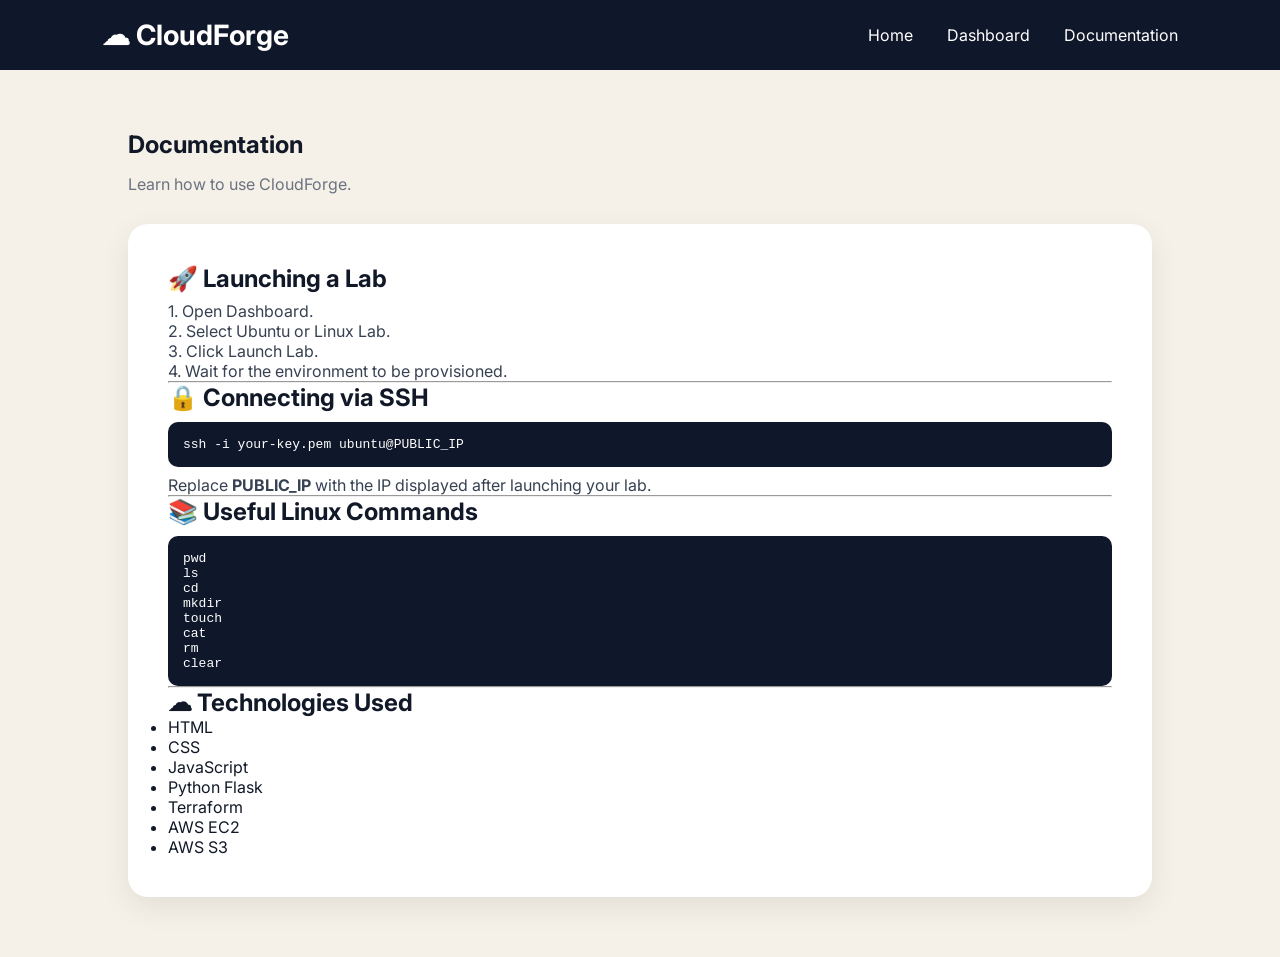
<file: documentation.html>
<!DOCTYPE html>
<html lang="en">

<head>

    <meta charset="UTF-8">
    <meta name="viewport" content="width=device-width, initial-scale=1.0">

    <title>CloudForge Documentation</title>

    <link rel="stylesheet" href="style.css">

    <link href="https://fonts.googleapis.com/css2?family=Inter:wght@300;400;500;600;700&display=swap" rel="stylesheet">

</head>

<body>

<nav>

    <div class="logo">
        ☁ CloudForge
    </div>

    <div class="menu">

        <a href="index.html">Home</a>

        <a href="dashboard.html">Dashboard</a>

        <a href="documentation.html">Documentation</a>

    </div>

</nav>

<section class="lab-page">

<h1>Documentation</h1>

<p class="subtitle">
Learn how to use CloudForge.
</p>

<div class="lab-box">

<h2>🚀 Launching a Lab</h2>

<p>

1. Open Dashboard.<br>
2. Select Ubuntu or Linux Lab.<br>
3. Click Launch Lab.<br>
4. Wait for the environment to be provisioned.

</p>

<hr>

<h2>🔒 Connecting via SSH</h2>

<pre>
ssh -i your-key.pem ubuntu@PUBLIC_IP
</pre>

<p>

Replace <strong>PUBLIC_IP</strong> with the IP displayed after launching your lab.

</p>

<hr>

<h2>📚 Useful Linux Commands</h2>

<pre>
pwd
ls
cd
mkdir
touch
cat
rm
clear
</pre>

<hr>

<h2>☁ Technologies Used</h2>

<ul>

<li>HTML</li>

<li>CSS</li>

<li>JavaScript</li>

<li>Python Flask</li>

<li>Terraform</li>

<li>AWS EC2</li>

<li>AWS S3</li>

</ul>

</div>

</section>

</body>

</html>
</file>
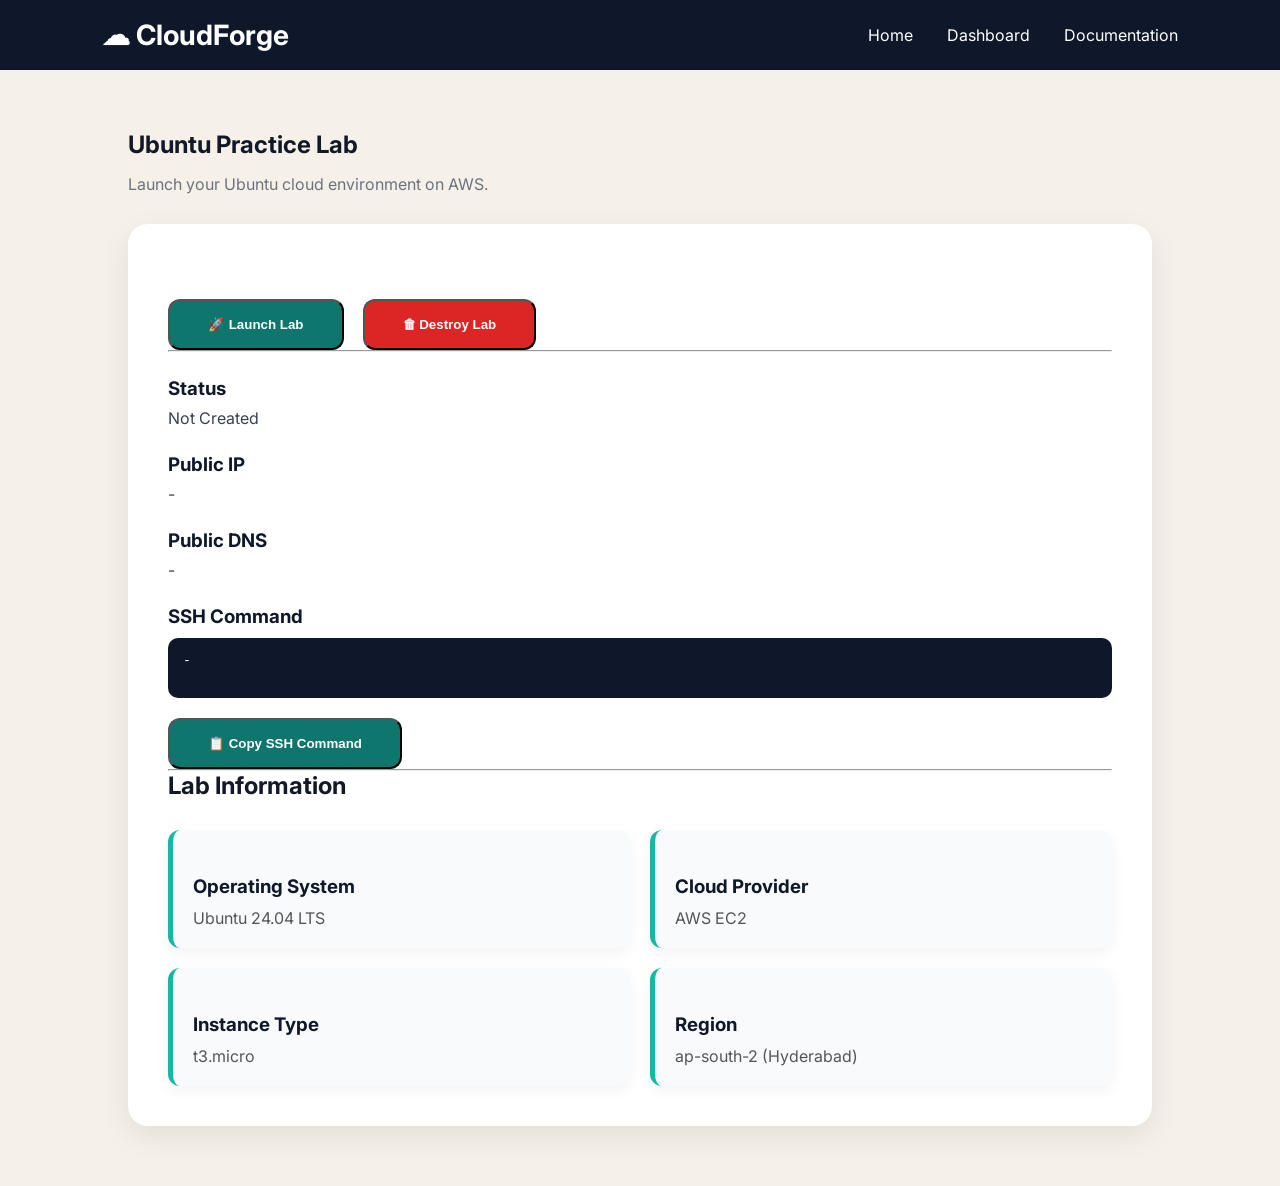
<file: lab.html>
<!DOCTYPE html>
<html lang="en">

<head>

    <meta charset="UTF-8">
    <meta name="viewport" content="width=device-width, initial-scale=1.0">

    <title>CloudForge Lab</title>

    <link rel="stylesheet" href="style.css">

    <link href="https://fonts.googleapis.com/css2?family=Inter:wght@300;400;500;600;700&display=swap" rel="stylesheet">

</head>

<body>

    <nav>

        <div class="logo">
            ☁ CloudForge
        </div>

        <div class="menu">

            <a href="index.html">Home</a>

            <a href="dashboard.html">Dashboard</a>

            <a href="documentation.html">Documentation</a>

        </div>

    </nav>

    <section class="lab-page">

        <h1>Ubuntu Practice Lab</h1>

        <p class="subtitle">
            Launch your Ubuntu cloud environment on AWS.
        </p>

        <div class="lab-box">

            <button id="launchBtn" class="btn">
                🚀 Launch Lab
            </button>

            <button id="destroyBtn" class="btn destroy">
                🗑 Destroy Lab
            </button>

            <hr>

            <h3>Status</h3>

            <p id="status">
                Not Created
            </p>

            <h3>Public IP</h3>

            <p id="ip">
                -
            </p>

            <h3>Public DNS</h3>

            <p id="dns">
                -
            </p>

            <h3>SSH Command</h3>

            <pre id="ssh">
-
            </pre>

            <button id="copyBtn" class="btn copy">
                📋 Copy SSH Command
            </button>

            <hr>

            <h2>Lab Information</h2>

            <div class="info-grid">

                <div class="info-card">
                    <h3>Operating System</h3>
                    <p>Ubuntu 24.04 LTS</p>
                </div>

                <div class="info-card">
                    <h3>Cloud Provider</h3>
                    <p>AWS EC2</p>
                </div>

                <div class="info-card">
                    <h3>Instance Type</h3>
                    <p>t3.micro</p>
                </div>

                <div class="info-card">
                    <h3>Region</h3>
                    <p>ap-south-2 (Hyderabad)</p>
                </div>

            </div>

        </div>

    </section>

    <script src="script.js"></script>

</body>

</html>
</file>
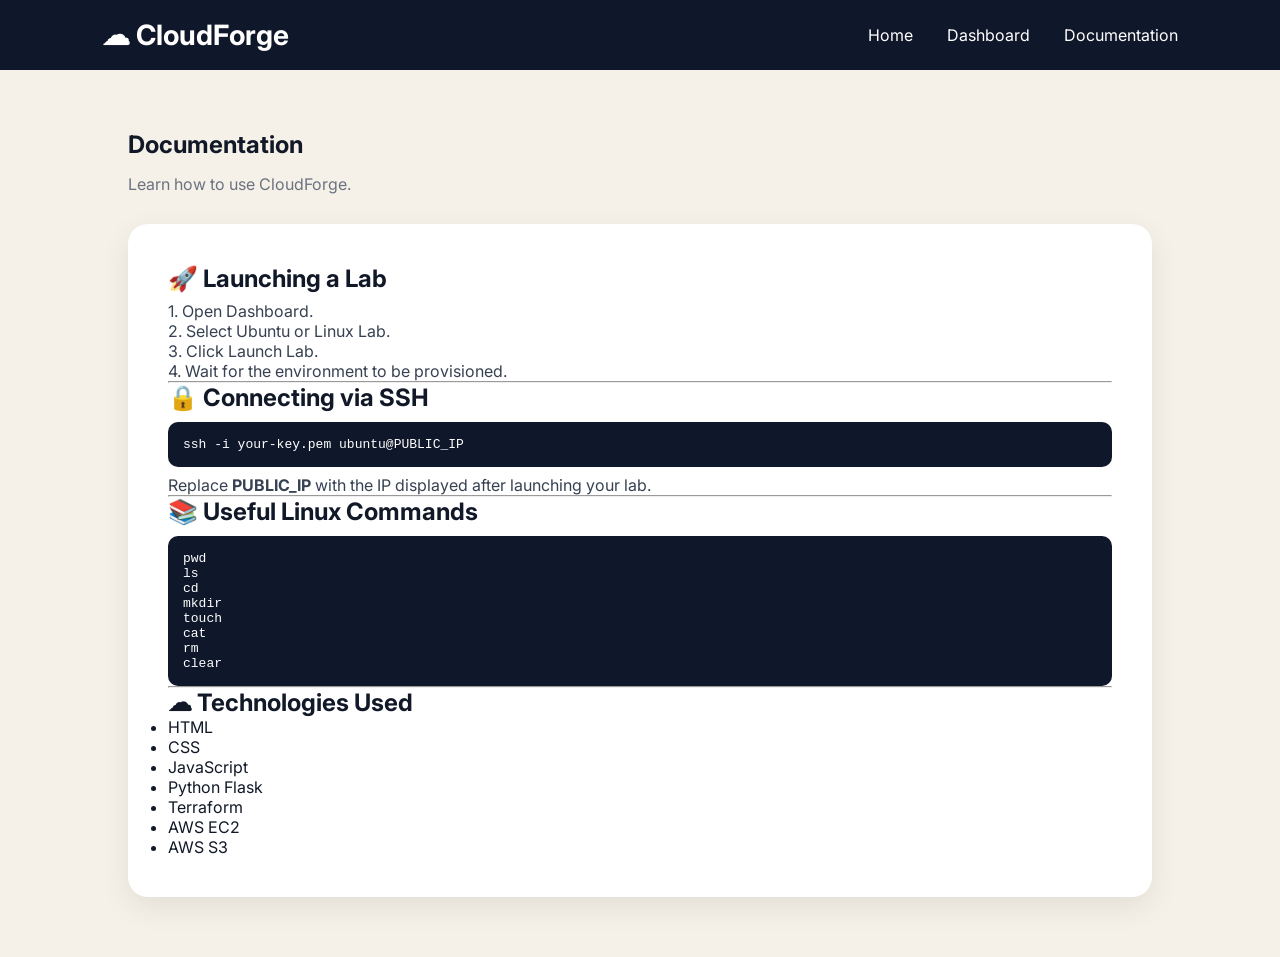
<file: frontend/documentation.html>
<!DOCTYPE html>
<html lang="en">

<head>

    <meta charset="UTF-8">
    <meta name="viewport" content="width=device-width, initial-scale=1.0">

    <title>CloudForge Documentation</title>

    <link rel="stylesheet" href="style.css">

    <link href="https://fonts.googleapis.com/css2?family=Inter:wght@300;400;500;600;700&display=swap" rel="stylesheet">

</head>

<body>

<nav>

    <div class="logo">
        ☁ CloudForge
    </div>

    <div class="menu">

        <a href="index.html">Home</a>

        <a href="dashboard.html">Dashboard</a>

        <a href="documentation.html">Documentation</a>

    </div>

</nav>

<section class="lab-page">

<h1>Documentation</h1>

<p class="subtitle">
Learn how to use CloudForge.
</p>

<div class="lab-box">

<h2>🚀 Launching a Lab</h2>

<p>

1. Open Dashboard.<br>
2. Select Ubuntu or Linux Lab.<br>
3. Click Launch Lab.<br>
4. Wait for the environment to be provisioned.

</p>

<hr>

<h2>🔒 Connecting via SSH</h2>

<pre>
ssh -i your-key.pem ubuntu@PUBLIC_IP
</pre>

<p>

Replace <strong>PUBLIC_IP</strong> with the IP displayed after launching your lab.

</p>

<hr>

<h2>📚 Useful Linux Commands</h2>

<pre>
pwd
ls
cd
mkdir
touch
cat
rm
clear
</pre>

<hr>

<h2>☁ Technologies Used</h2>

<ul>

<li>HTML</li>

<li>CSS</li>

<li>JavaScript</li>

<li>Python Flask</li>

<li>Terraform</li>

<li>AWS EC2</li>

<li>AWS S3</li>

</ul>

</div>

</section>

</body>

</html>
</file>
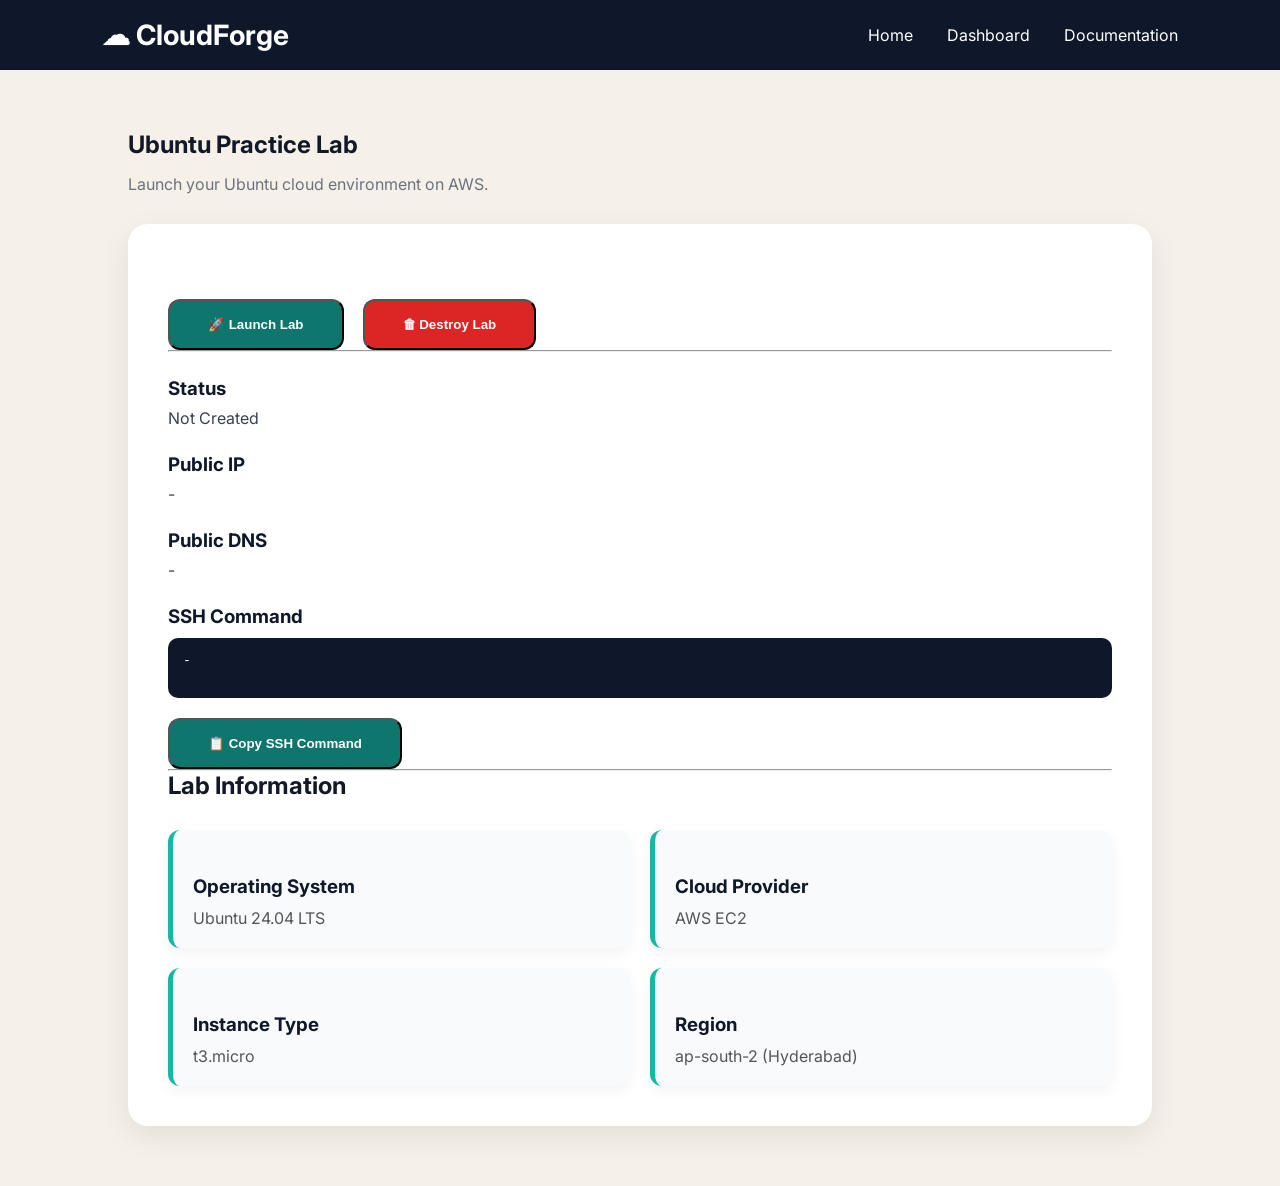
<file: frontend/lab.html>
<!DOCTYPE html>
<html lang="en">

<head>

    <meta charset="UTF-8">
    <meta name="viewport" content="width=device-width, initial-scale=1.0">

    <title>CloudForge Lab</title>

    <link rel="stylesheet" href="style.css">

    <link href="https://fonts.googleapis.com/css2?family=Inter:wght@300;400;500;600;700&display=swap" rel="stylesheet">

</head>

<body>

    <nav>

        <div class="logo">
            ☁ CloudForge
        </div>

        <div class="menu">

            <a href="index.html">Home</a>

            <a href="dashboard.html">Dashboard</a>

            <a href="documentation.html">Documentation</a>

        </div>

    </nav>

    <section class="lab-page">

        <h1>Ubuntu Practice Lab</h1>

        <p class="subtitle">
            Launch your Ubuntu cloud environment on AWS.
        </p>

        <div class="lab-box">

            <button id="launchBtn" class="btn">
                🚀 Launch Lab
            </button>

            <button id="destroyBtn" class="btn destroy">
                🗑 Destroy Lab
            </button>

            <hr>

            <h3>Status</h3>

            <p id="status">
                Not Created
            </p>

            <h3>Public IP</h3>

            <p id="ip">
                -
            </p>

            <h3>Public DNS</h3>

            <p id="dns">
                -
            </p>

            <h3>SSH Command</h3>

            <pre id="ssh">
-
            </pre>

            <button id="copyBtn" class="btn copy">
                📋 Copy SSH Command
            </button>

            <hr>

            <h2>Lab Information</h2>

            <div class="info-grid">

                <div class="info-card">
                    <h3>Operating System</h3>
                    <p>Ubuntu 24.04 LTS</p>
                </div>

                <div class="info-card">
                    <h3>Cloud Provider</h3>
                    <p>AWS EC2</p>
                </div>

                <div class="info-card">
                    <h3>Instance Type</h3>
                    <p>t3.micro</p>
                </div>

                <div class="info-card">
                    <h3>Region</h3>
                    <p>ap-south-2 (Hyderabad)</p>
                </div>

            </div>

        </div>

    </section>

    <script src="script.js"></script>

</body>

</html>
</file>
<file: style.css>
/* ---------- RESET ---------- */

*{
    margin:0;
    padding:0;
    box-sizing:border-box;
}

body{
    font-family: 'Inter', sans-serif;
    background:#F5F1E8;
    color:#111827;
}

/* ---------- NAVBAR ---------- */

nav{
    background:#0F172A;
    color:white;

    display:flex;
    justify-content:space-between;
    align-items:center;

    padding:18px 8%;
}

.logo{
    font-size:28px;
    font-weight:700;
}

.menu a{

    color:white;
    text-decoration:none;

    margin-left:30px;

    transition:.3s;
}

.menu a:hover{

    color:#14B8A6;

}

/* ---------- HERO ---------- */

.hero{

    width:85%;

    margin:auto;

    min-height:85vh;

    display:flex;

    justify-content:space-between;

    align-items:center;

    gap:60px;

}

.hero-left{

    flex:1;

}

.hero-left h1{

    font-size:58px;

    line-height:1.2;

    color:#0F172A;

}

.hero-left p{

    margin-top:25px;

    font-size:20px;

    line-height:1.7;

    color:#4B5563;

}

.btn{

    display:inline-block;

    margin-top:35px;

    text-decoration:none;

    background:#0F766E;

    color:white;

    padding:16px 38px;

    border-radius:12px;

    transition:.3s;

    font-weight:600;

}

.btn:hover{

    background:#14B8A6;

    transform:translateY(-3px);

}

.hero-right{

    flex:1;

}

.hero-right img{

    width:100%;

}

/* ---------- FEATURES ---------- */

.features{

    width:85%;

    margin:70px auto;

    display:grid;

    grid-template-columns:repeat(4,1fr);

    gap:25px;

}

.feature{

    background:white;

    padding:35px;

    border-radius:18px;

    text-align:center;

    transition:.3s;

    border:2px solid transparent;

}

.feature:hover{

    transform:translateY(-8px);

    border-color:#14B8A6;

}

.feature h3{

    margin:18px 0;

    color:#0F172A;

}

.feature p{

    color:#6B7280;

}

/* ---------- COMMON CARD ---------- */

.card{

    background:white;

    border-radius:18px;

    box-shadow:0 10px 30px rgba(0,0,0,.08);

}

/* ---------- RESPONSIVE ---------- */

@media(max-width:900px){

.hero{

    flex-direction:column;

    text-align:center;

}

.features{

    grid-template-columns:1fr;

}

.hero-left h1{

    font-size:40px;

}

.menu{

    display:none;

}

}
/* ---------- DASHBOARD ---------- */

.dashboard{

    width:85%;
    margin:80px auto;

    text-align:center;

}


.dashboard h1{

    font-size:45px;
    color:#0F172A;

}



.lab-container{

    margin-top:50px;

    display:flex;

    justify-content:center;

    gap:40px;

}



.lab-card{

    background:white;

    width:350px;

    padding:25px;

    border-radius:20px;

    cursor:pointer;

    box-shadow:0 10px 30px rgba(0,0,0,.08);

    transition:.3s;

}



.lab-card:hover{

    transform:translateY(-10px);

    border:2px solid #14B8A6;

}



.lab-card img{

    width:100%;

    height:180px;

    object-fit:contain;

}



.lab-card h2{

    color:#0F172A;

    margin:20px 0 10px;

}



.lab-card p{

    color:#6B7280;

    line-height:1.5;

}



.lab-card span{

    display:inline-block;

    margin-top:15px;

    color:#0F766E;

    font-weight:600;

}
/* ---------- LAB PAGE ---------- */

.lab-page{

    width:80%;

    margin:60px auto;

}

.subtitle{

    margin:15px 0 30px;

    color:#6B7280;

}

.lab-box{

    background:white;

    padding:40px;

    border-radius:20px;

    box-shadow:0 10px 30px rgba(0,0,0,.08);

}

.lab-box h3{

    margin-top:25px;

    color:#0F172A;

}

.lab-box p{

    margin-top:8px;

    color:#374151;

}

pre{

    background:#0F172A;

    color:white;

    padding:15px;

    border-radius:10px;

    overflow:auto;

    margin-top:10px;

}

.destroy{

    background:#DC2626;

    margin-left:15px;

}

.destroy:hover{

    background:#EF4444;

}

.copy{

    margin-top:20px;

}
.info-grid{

display:grid;

grid-template-columns:repeat(2,1fr);

gap:20px;

margin-top:30px;

}

.info-card{

background:#F8FAFC;

padding:20px;

border-radius:12px;

border-left:5px solid #14B8A6;
box-shadow:0 5px 15px rgba(0,0,0,.05);


}

.info-card h3{

margin-bottom:10px;
color:#0F172A;
}

.info-card p{

color:#555;
font-size:16px;

}
</file>
<file: frontend/style.css>
/* ---------- RESET ---------- */

*{
    margin:0;
    padding:0;
    box-sizing:border-box;
}

body{
    font-family: 'Inter', sans-serif;
    background:#F5F1E8;
    color:#111827;
}

/* ---------- NAVBAR ---------- */

nav{
    background:#0F172A;
    color:white;

    display:flex;
    justify-content:space-between;
    align-items:center;

    padding:18px 8%;
}

.logo{
    font-size:28px;
    font-weight:700;
}

.menu a{

    color:white;
    text-decoration:none;

    margin-left:30px;

    transition:.3s;
}

.menu a:hover{

    color:#14B8A6;

}

/* ---------- HERO ---------- */

.hero{

    width:85%;

    margin:auto;

    min-height:85vh;

    display:flex;

    justify-content:space-between;

    align-items:center;

    gap:60px;

}

.hero-left{

    flex:1;

}

.hero-left h1{

    font-size:58px;

    line-height:1.2;

    color:#0F172A;

}

.hero-left p{

    margin-top:25px;

    font-size:20px;

    line-height:1.7;

    color:#4B5563;

}

.btn{

    display:inline-block;

    margin-top:35px;

    text-decoration:none;

    background:#0F766E;

    color:white;

    padding:16px 38px;

    border-radius:12px;

    transition:.3s;

    font-weight:600;

}

.btn:hover{

    background:#14B8A6;

    transform:translateY(-3px);

}

.hero-right{

    flex:1;

}

.hero-right img{

    width:100%;

}

/* ---------- FEATURES ---------- */

.features{

    width:85%;

    margin:70px auto;

    display:grid;

    grid-template-columns:repeat(4,1fr);

    gap:25px;

}

.feature{

    background:white;

    padding:35px;

    border-radius:18px;

    text-align:center;

    transition:.3s;

    border:2px solid transparent;

}

.feature:hover{

    transform:translateY(-8px);

    border-color:#14B8A6;

}

.feature h3{

    margin:18px 0;

    color:#0F172A;

}

.feature p{

    color:#6B7280;

}

/* ---------- COMMON CARD ---------- */

.card{

    background:white;

    border-radius:18px;

    box-shadow:0 10px 30px rgba(0,0,0,.08);

}

/* ---------- RESPONSIVE ---------- */

@media(max-width:900px){

.hero{

    flex-direction:column;

    text-align:center;

}

.features{

    grid-template-columns:1fr;

}

.hero-left h1{

    font-size:40px;

}

.menu{

    display:none;

}

}
/* ---------- DASHBOARD ---------- */

.dashboard{

    width:85%;
    margin:80px auto;

    text-align:center;

}


.dashboard h1{

    font-size:45px;
    color:#0F172A;

}



.lab-container{

    margin-top:50px;

    display:flex;

    justify-content:center;

    gap:40px;

}



.lab-card{

    background:white;

    width:350px;

    padding:25px;

    border-radius:20px;

    cursor:pointer;

    box-shadow:0 10px 30px rgba(0,0,0,.08);

    transition:.3s;

}



.lab-card:hover{

    transform:translateY(-10px);

    border:2px solid #14B8A6;

}



.lab-card img{

    width:100%;

    height:180px;

    object-fit:contain;

}



.lab-card h2{

    color:#0F172A;

    margin:20px 0 10px;

}



.lab-card p{

    color:#6B7280;

    line-height:1.5;

}



.lab-card span{

    display:inline-block;

    margin-top:15px;

    color:#0F766E;

    font-weight:600;

}
/* ---------- LAB PAGE ---------- */

.lab-page{

    width:80%;

    margin:60px auto;

}

.subtitle{

    margin:15px 0 30px;

    color:#6B7280;

}

.lab-box{

    background:white;

    padding:40px;

    border-radius:20px;

    box-shadow:0 10px 30px rgba(0,0,0,.08);

}

.lab-box h3{

    margin-top:25px;

    color:#0F172A;

}

.lab-box p{

    margin-top:8px;

    color:#374151;

}

pre{

    background:#0F172A;

    color:white;

    padding:15px;

    border-radius:10px;

    overflow:auto;

    margin-top:10px;

}

.destroy{

    background:#DC2626;

    margin-left:15px;

}

.destroy:hover{

    background:#EF4444;

}

.copy{

    margin-top:20px;

}
.info-grid{

display:grid;

grid-template-columns:repeat(2,1fr);

gap:20px;

margin-top:30px;

}

.info-card{

background:#F8FAFC;

padding:20px;

border-radius:12px;

border-left:5px solid #14B8A6;
box-shadow:0 5px 15px rgba(0,0,0,.05);


}

.info-card h3{

margin-bottom:10px;
color:#0F172A;
}

.info-card p{

color:#555;
font-size:16px;

}
</file>
